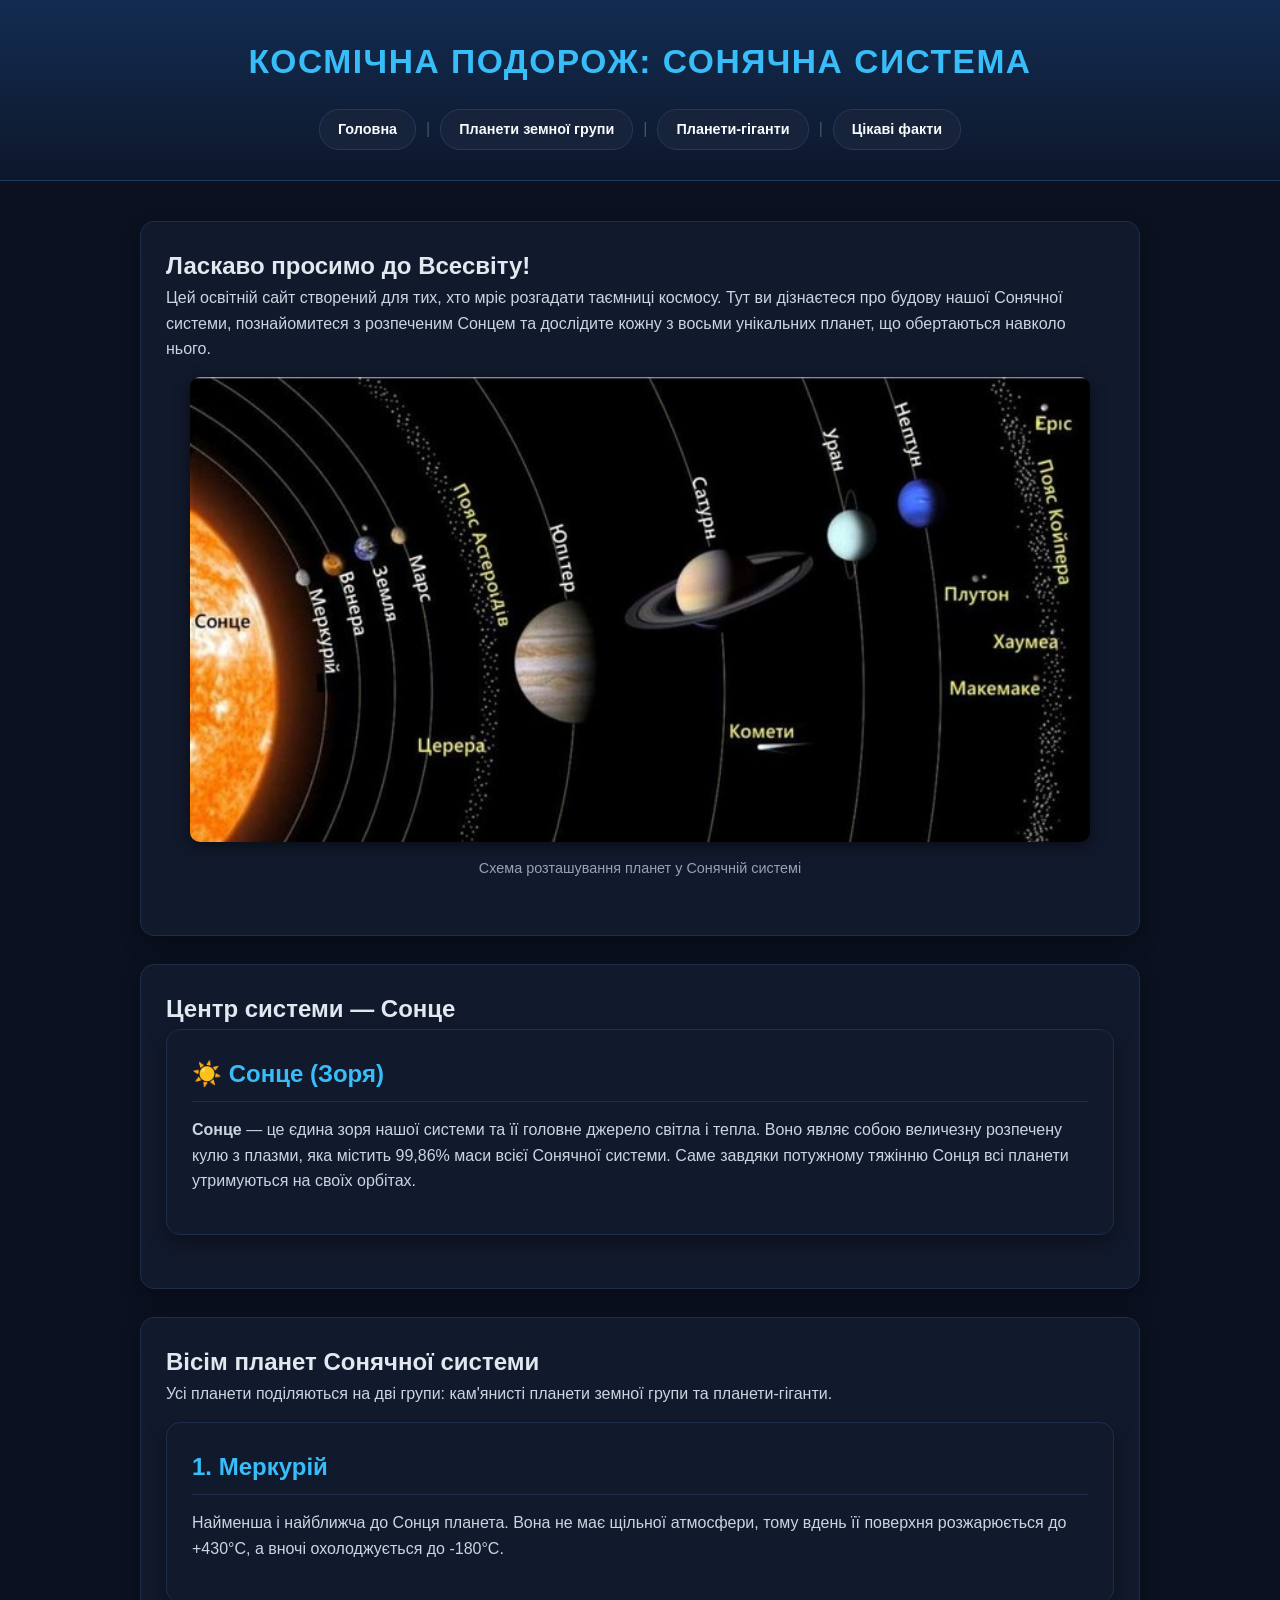
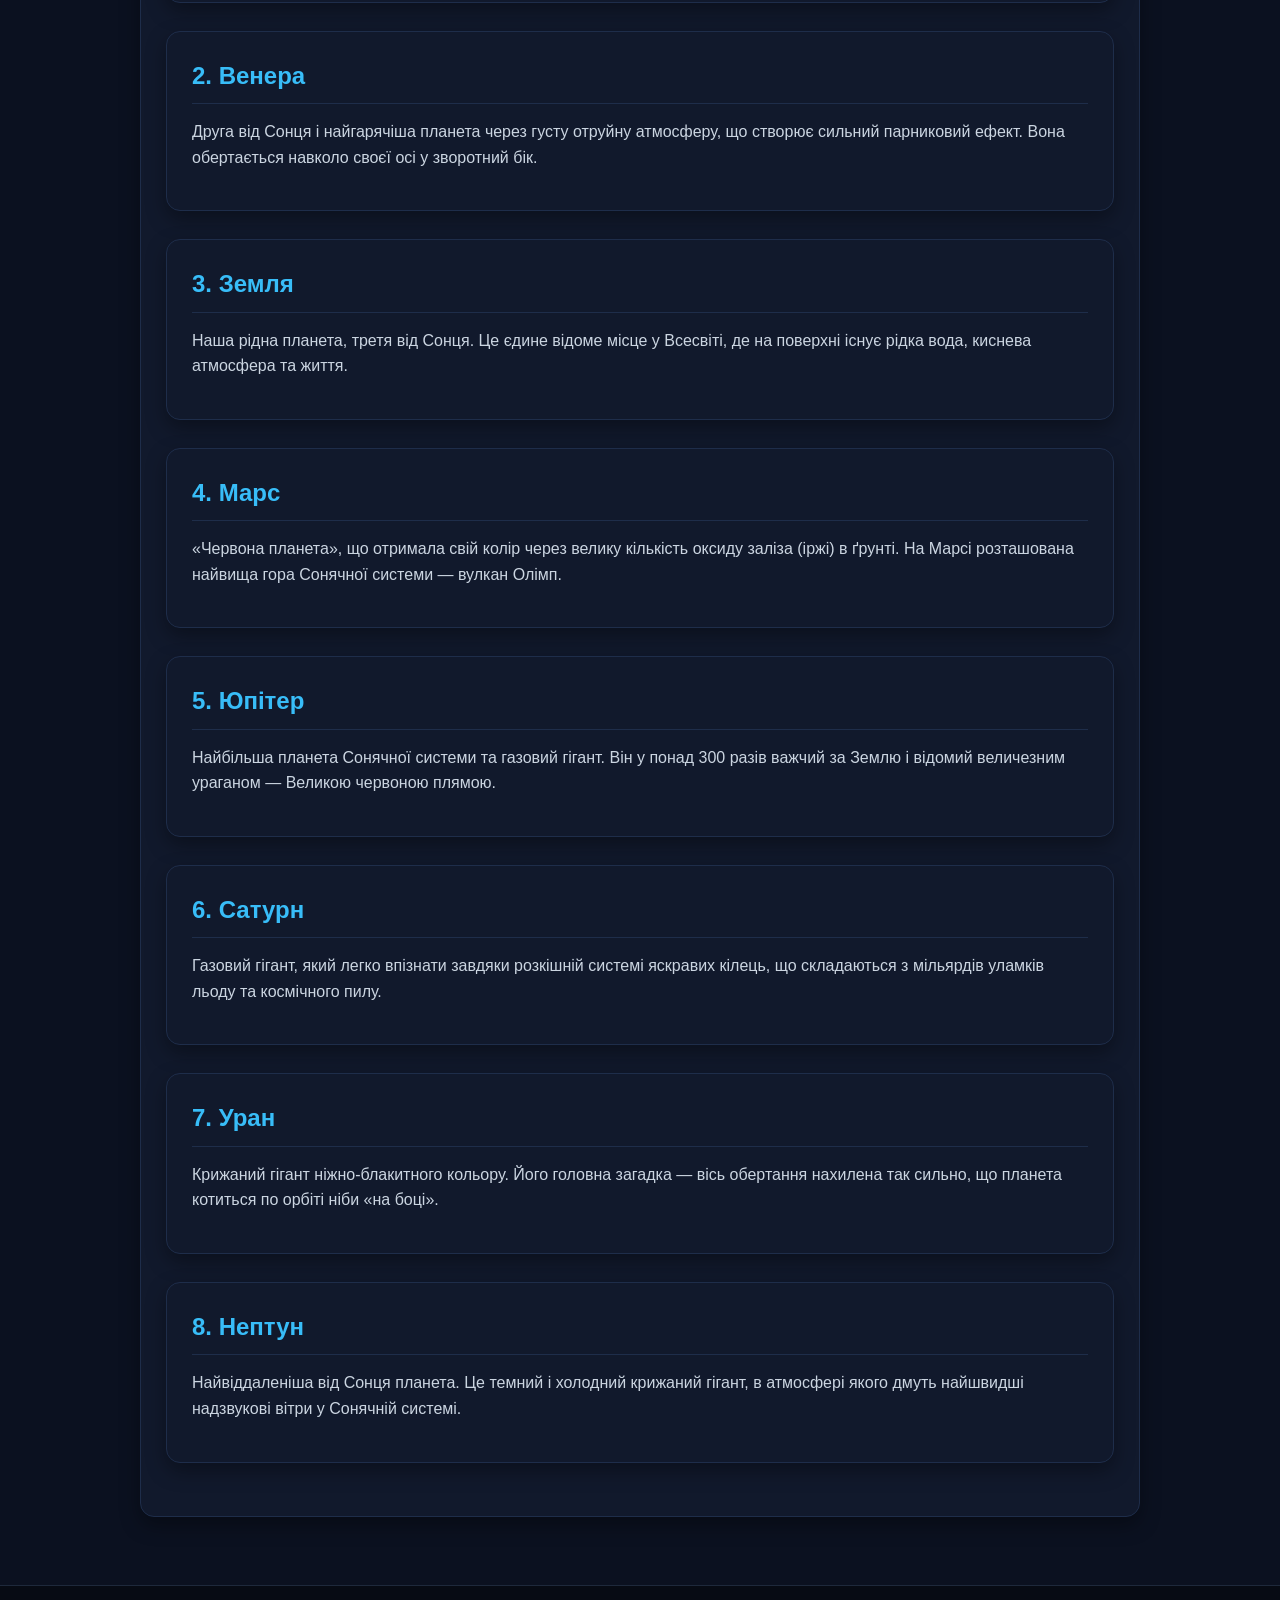
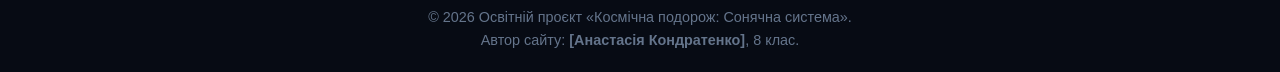
<file: index.html>
<!DOCTYPE html>
<html lang="uk">
<head><link rel="stylesheet" href="css/style.css">
    <meta charset="UTF-8">
    <meta name="viewport" content="width=device-width, initial-scale=1.0">
    <title>Космічна подорож: Сонячна система</title>
</head>
<body>

    <!-- Шапка сайту та горизонтальне навігаційне меню -->
    <header>
        <h1>Космічна подорож: Сонячна система</h1>
        
        <nav>
            <a href="index.html">Головна</a> |
            <a href="terrestrial.html">Планети земної групи</a> |
            <a href="giants.html">Планети-гіганти</a> |
            <a href="facts.html">Цікаві факти</a>
        </nav>
        <hr>
    </header>

    <!-- Основна частина сторінки -->
    <main>
        
        <!-- Короткий вступ та велике зображення -->
        <section>
            <h2>Ласкаво просимо до Всесвіту!</h2>
            <p>
                Цей освітній сайт створений для тих, хто мріє розгадати таємниці космосу. 
                Тут ви дізнаєтеся про будову нашої Сонячної системи, познайомитеся з розпеченим Сонцем 
                та дослідите кожну з восьми унікальних планет, що обертаються навколо нього.
            </p>
            
            <!-- Велике зображення Сонячної системи -->
            <figure>
                <img src="images/solar-system.jpg" alt="Схема будови Сонячної системи" width="900">
                <figcaption>Схема розташування планет у Сонячній системі</figcaption>
            </figure>
        </section>

        <hr>

        <!-- Інформація про Сонце -->
        <section>
            <h2>Центр системи — Сонце</h2>
            <article>
                <h3>☀️ Сонце (Зоря)</h3>
                <p>
                    <strong>Сонце</strong> — це єдина зоря нашої системи та її головне джерело світла і тепла. 
                    Воно являє собою величезну розпечену кулю з плазми, яка містить 99,86% маси всієї Сонячної системи. 
                    Саме завдяки потужному тяжінню Сонця всі планети утримуються на своїх орбітах.
                </p>
            </article>
        </section>

        <hr>

        <!-- Коротка інформація про 8 планет -->
        <section>
            <h2>Вісім планет Сонячної системи</h2>
            <p>Усі планети поділяються на дві групи: кам'янисті планети земної групи та планети-гіганти.</p>

            <article>
                <h3>1. Меркурій</h3>
                <p>Найменша і найближча до Сонця планета. Вона не має щільної атмосфери, тому вдень її поверхня розжарюється до +430°C, а вночі охолоджується до -180°C.</p>
            </article>

            <article>
                <h3>2. Венера</h3>
                <p>Друга від Сонця і найгарячіша планета через густу отруйну атмосферу, що створює сильний парниковий ефект. Вона обертається навколо своєї осі у зворотний бік.</p>
            </article>

            <article>
                <h3>3. Земля</h3>
                <p>Наша рідна планета, третя від Сонця. Це єдине відоме місце у Всесвіті, де на поверхні існує рідка вода, киснева атмосфера та життя.</p>
            </article>

            <article>
                <h3>4. Марс</h3>
                <p>«Червона планета», що отримала свій колір через велику кількість оксиду заліза (іржі) в ґрунті. На Марсі розташована найвища гора Сонячної системи — вулкан Олімп.</p>
            </article>

            <article>
                <h3>5. Юпітер</h3>
                <p>Найбільша планета Сонячної системи та газовий гігант. Він у понад 300 разів важчий за Землю і відомий величезним ураганом — Великою червоною плямою.</p>
            </article>

            <article>
                <h3>6. Сатурн</h3>
                <p>Газовий гігант, який легко впізнати завдяки розкішній системі яскравих кілець, що складаються з мільярдів уламків льоду та космічного пилу.</p>
            </article>

            <article>
                <h3>7. Уран</h3>
                <p>Крижаний гігант ніжно-блакитного кольору. Його головна загадка — вісь обертання нахилена так сильно, що планета котиться по орбіті ніби «на боці».</p>
            </article>

            <article>
                <h3>8. Нептун</h3>
                <p>Найвіддаленіша від Сонця планета. Це темний і холодний крижаний гігант, в атмосфері якого дмуть найшвидші надзвукові вітри у Сонячній системі.</p>
            </article>
        </section>

    </main>

    <hr>

    <!-- Підвал сайту -->
    <footer>
        <p>&copy; 2026 Освітній проєкт «Космічна подорож: Сонячна система».</p>
        <p>Автор сайту: <strong>[Анастасія Кондратенко]</strong>, 8 клас.</p>
    </footer>

</body>
</html>
</file>
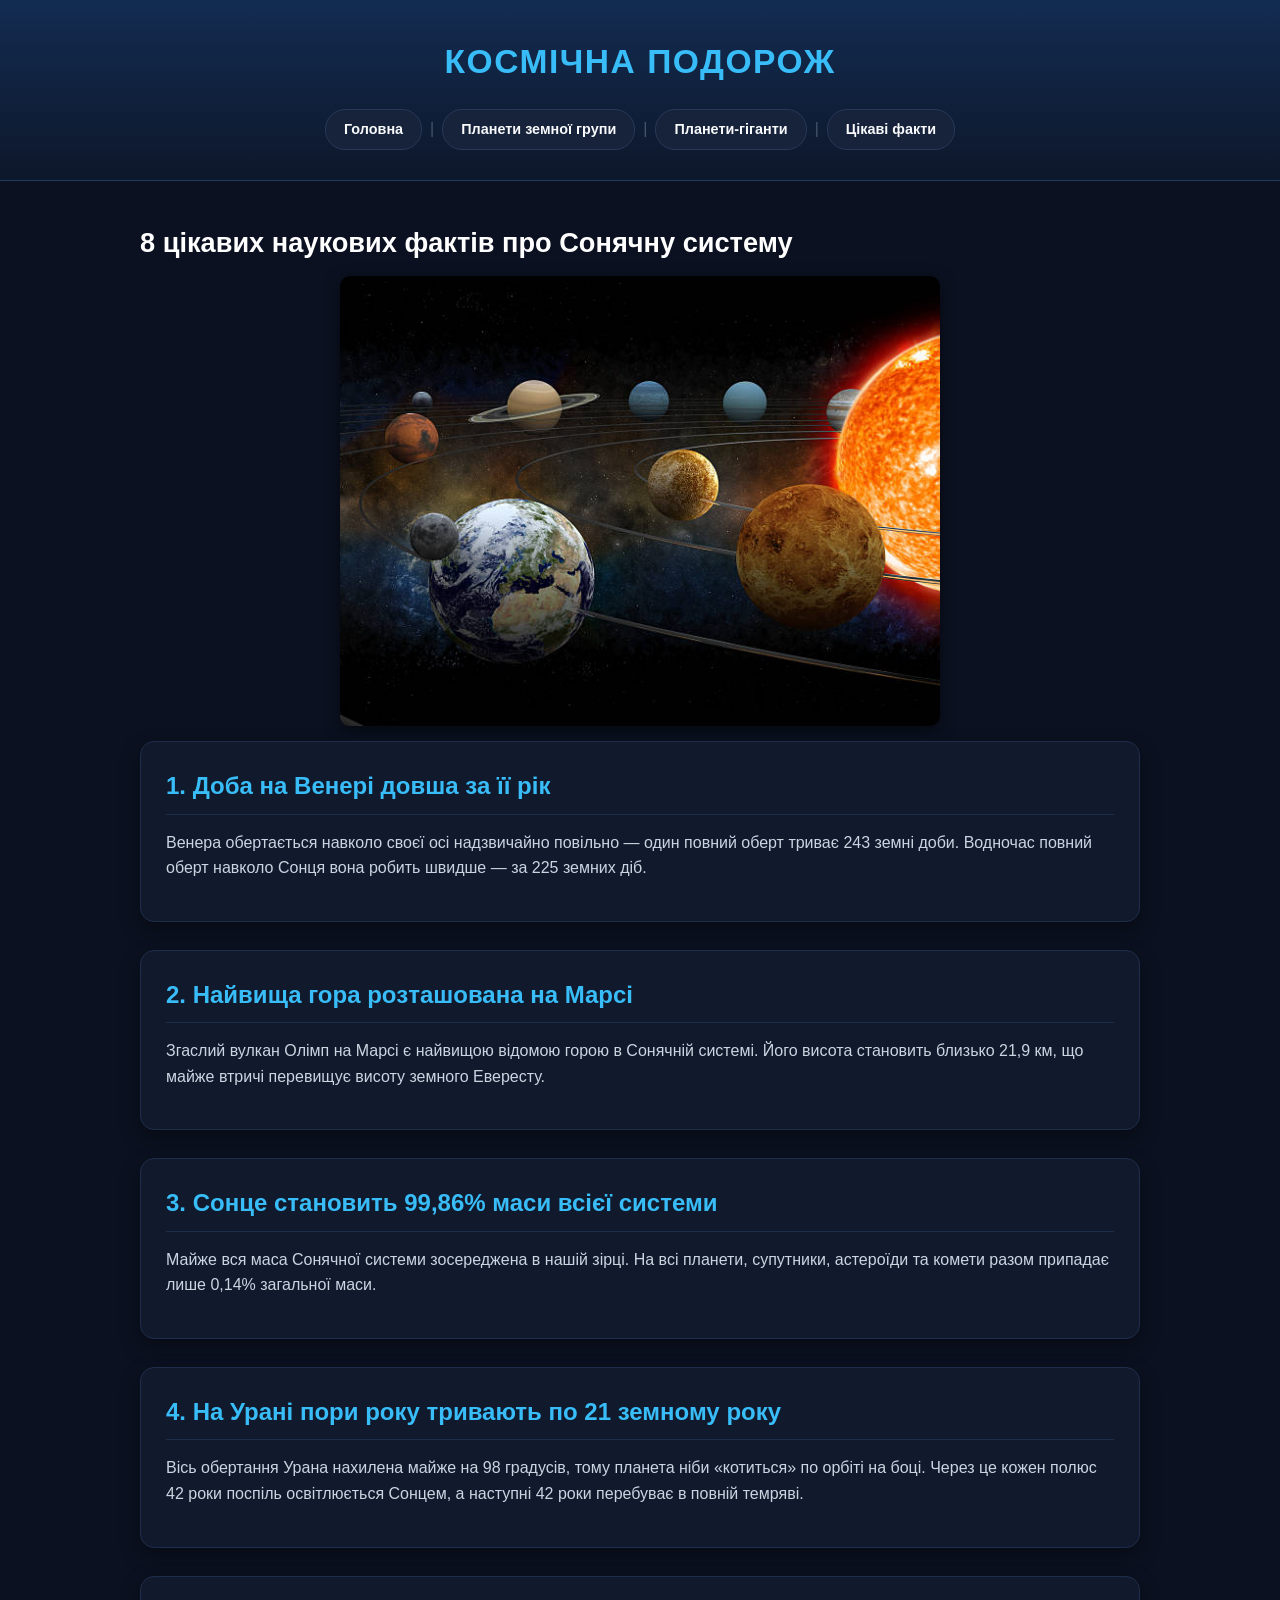
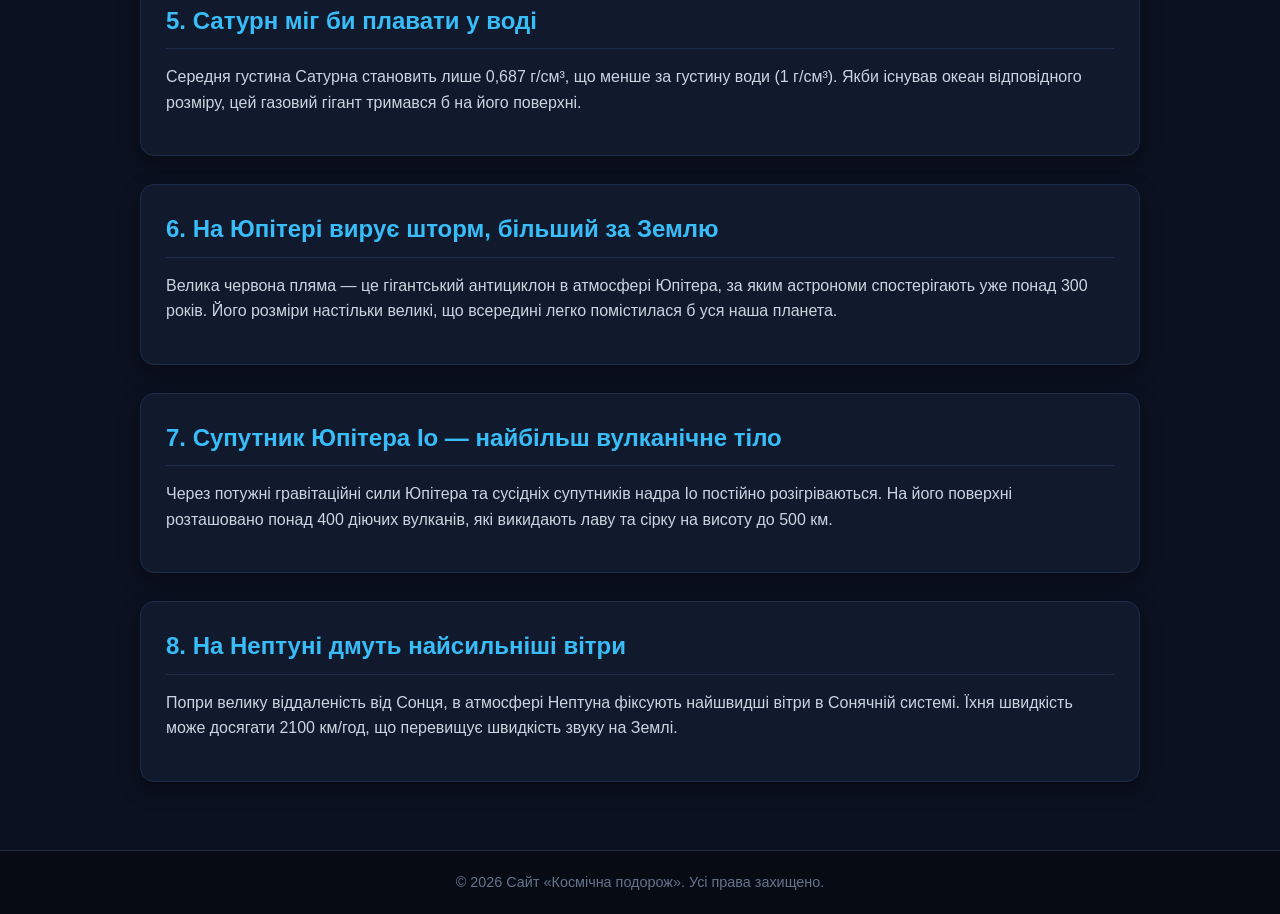
<file: facts.html>
<!DOCTYPE html>
<html lang="uk">
<head><link rel="stylesheet" href="css/style.css">
    <meta charset="UTF-8">
    <title>Цікаві факти — Космічна подорож</title>
</head>
<body>

    <header>
        <h1>Космічна подорож</h1>
        <nav>
            <ul>
                <li><a href="index.html">Головна</a></li>
                <li><a href="terrestrial.html">Планети земної групи</a></li>
                <li><a href="giants.html">Планети-гіганти</a></li>
                <li><a href="facts.html">Цікаві факти</a></li>
            </ul>
        </nav>
        <hr>
    </header>

    <main>
        <h2>8 цікавих наукових фактів про Сонячну систему</h2>

        <img src="images/space.jpg" alt="Зображення космосу та планет Сонячної системи" width="600">

        <article>
            <h3>1. Доба на Венері довша за її рік</h3>
            <p>Венера обертається навколо своєї осі надзвичайно повільно — один повний оберт триває 243 земні доби. Водночас повний оберт навколо Сонця вона робить швидше — за 225 земних діб.</p>
        </article>

        <article>
            <h3>2. Найвища гора розташована на Марсі</h3>
            <p>Згаслий вулкан Олімп на Марсі є найвищою відомою горою в Сонячній системі. Його висота становить близько 21,9 км, що майже втричі перевищує висоту земного Евересту.</p>
        </article>

        <article>
            <h3>3. Сонце становить 99,86% маси всієї системи</h3>
            <p>Майже вся маса Сонячної системи зосереджена в нашій зірці. На всі планети, супутники, астероїди та комети разом припадає лише 0,14% загальної маси.</p>
        </article>

        <article>
            <h3>4. На Урані пори року тривають по 21 земному року</h3>
            <p>Вісь обертання Урана нахилена майже на 98 градусів, тому планета ніби «котиться» по орбіті на боці. Через це кожен полюс 42 роки поспіль освітлюється Сонцем, а наступні 42 роки перебуває в повній темряві.</p>
        </article>

        <article>
            <h3>5. Сатурн міг би плавати у воді</h3>
            <p>Середня густина Сатурна становить лише 0,687 г/см³, що менше за густину води (1 г/см³). Якби існував океан відповідного розміру, цей газовий гігант тримався б на його поверхні.</p>
        </article>

        <article>
            <h3>6. На Юпітері вирує шторм, більший за Землю</h3>
            <p>Велика червона пляма — це гігантський антициклон в атмосфері Юпітера, за яким астрономи спостерігають уже понад 300 років. Його розміри настільки великі, що всередині легко помістилася б уся наша планета.</p>
        </article>

        <article>
            <h3>7. Супутник Юпітера Іо — найбільш вулканічне тіло</h3>
            <p>Через потужні гравітаційні сили Юпітера та сусідніх супутників надра Іо постійно розігріваються. На його поверхні розташовано понад 400 діючих вулканів, які викидають лаву та сірку на висоту до 500 км.</p>
        </article>

        <article>
            <h3>8. На Нептуні дмуть найсильніші вітри</h3>
            <p>Попри велику віддаленість від Сонця, в атмосфері Нептуна фіксують найшвидші вітри в Сонячній системі. Їхня швидкість може досягати 2100 км/год, що перевищує швидкість звуку на Землі.</p>
        </article>
    </main>

    <footer>
        <hr>
        <p>&copy; 2026 Сайт «Космічна подорож». Усі права захищено.</p>
    </footer>

</body>
</html>
</file>
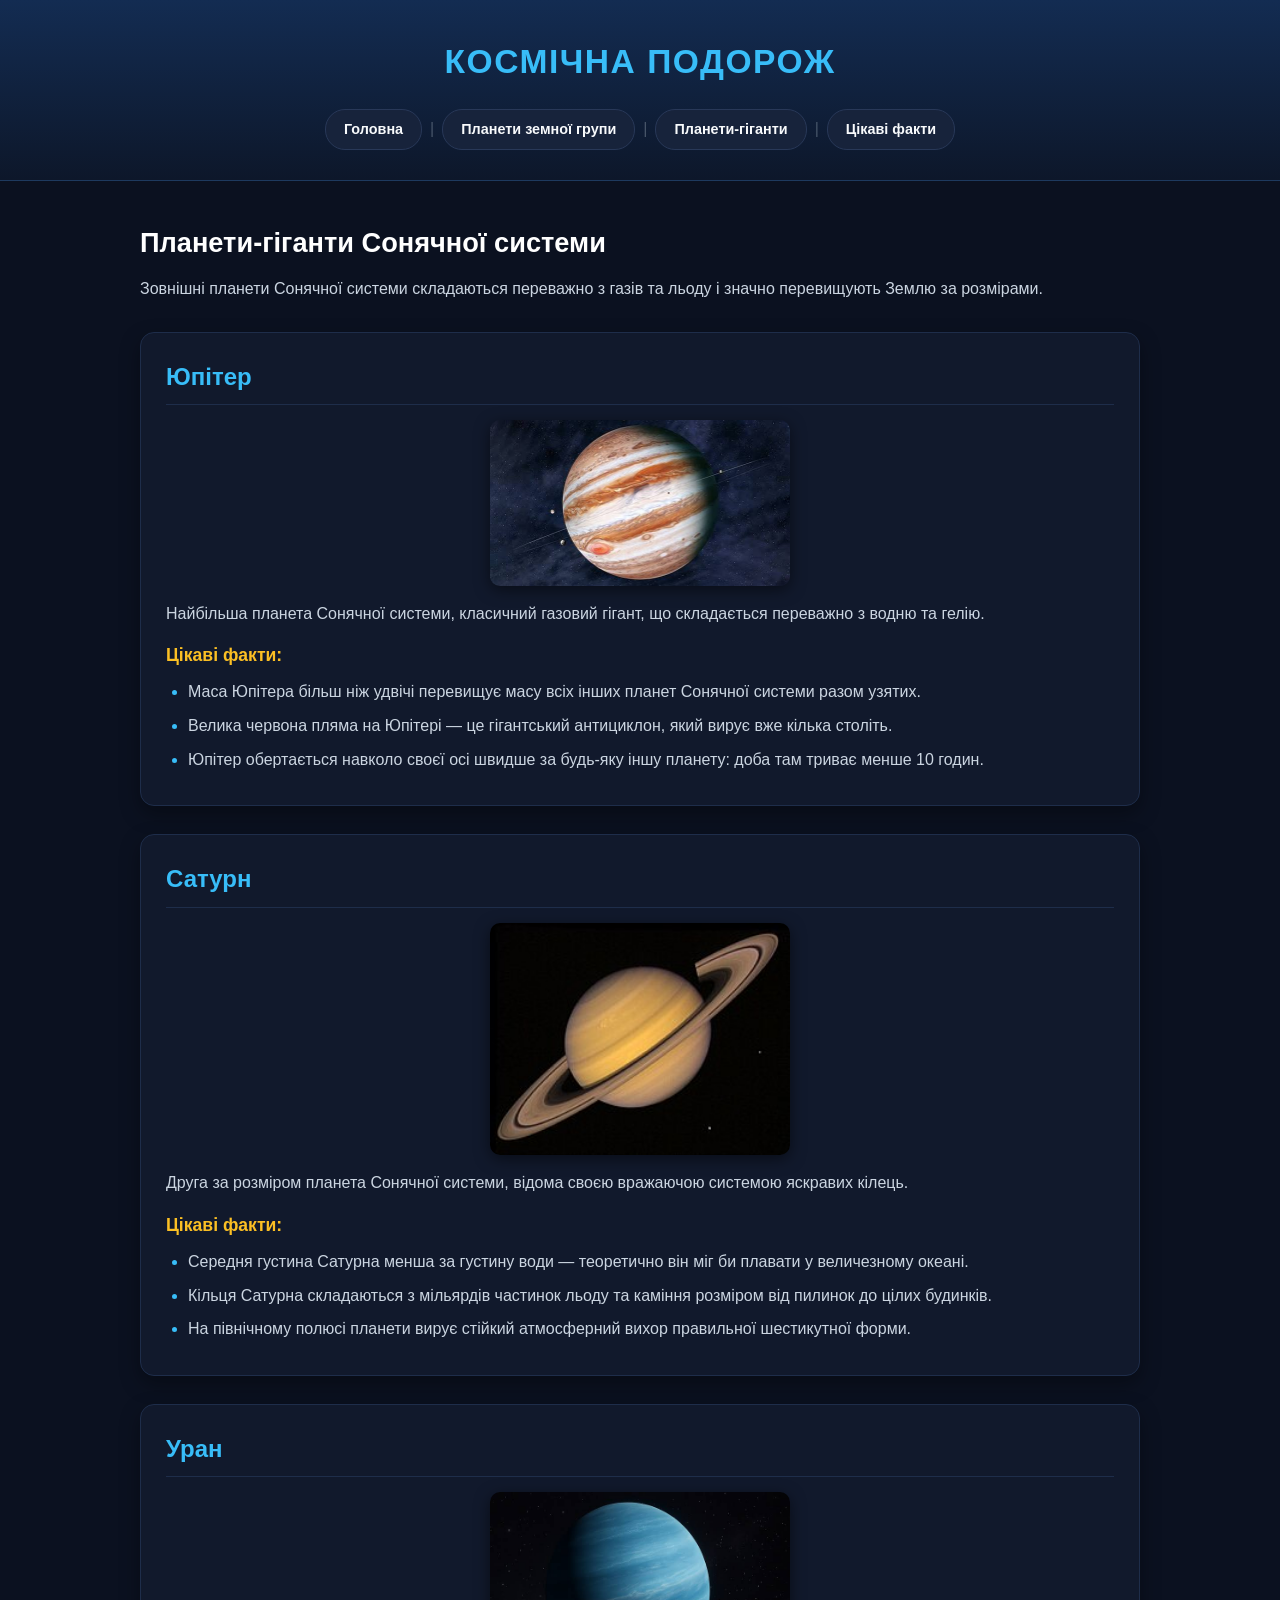
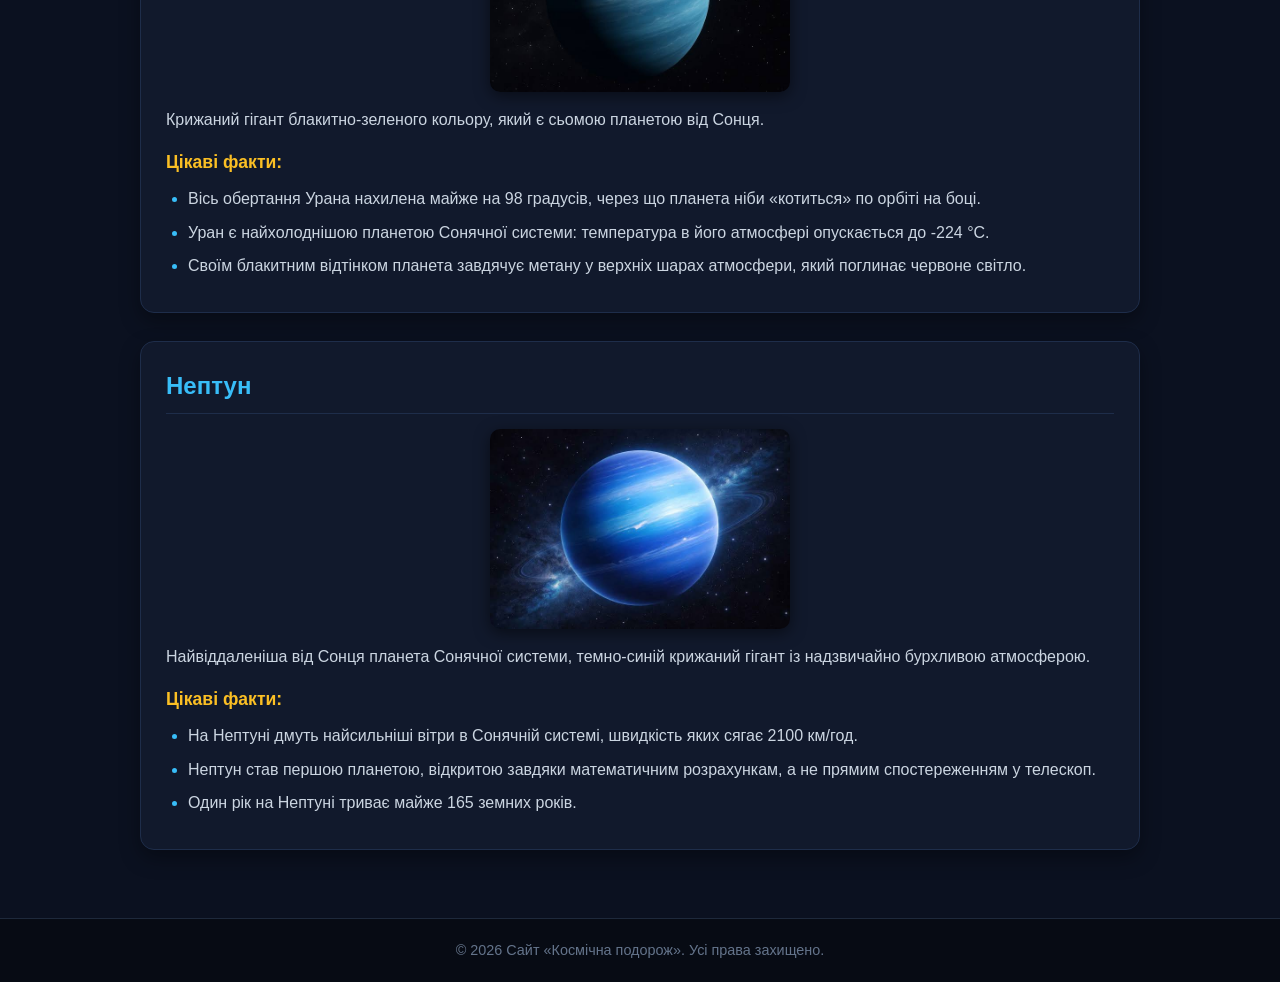
<file: giants.html>
<!DOCTYPE html>
<html lang="uk">
<head><link rel="stylesheet" href="css/style.css">
    <meta charset="UTF-8">
    <meta name="viewport" content="width=device-width, initial-scale=1.0">
    <title>Планети-гіганти — Космічна подорож</title>
</head>
<body>

    <header>
        <h1>Космічна подорож</h1>
        <nav>
            <ul>
                <li><a href="index.html">Головна</a></li>
                <li><a href="terrestrial.html">Планети земної групи</a></li>
                <li><a href="giants.html">Планети-гіганти</a></li>
                <li><a href="facts.html">Цікаві факти</a></li>
            </ul>
        </nav>
    </header>

    <main>
        <h2>Планети-гіганти Сонячної системи</h2>
        <p>Зовнішні планети Сонячної системи складаються переважно з газів та льоду і значно перевищують Землю за розмірами.</p>

        <!-- Картка Юпітера -->
        <article>
            <h3>Юпітер</h3>
            <img src="images/jupiter.jpg" alt="Планета Юпітер" width="300">
            <p>Найбільша планета Сонячної системи, класичний газовий гігант, що складається переважно з водню та гелію.</p>
            <h4>Цікаві факти:</h4>
            <ul>
                <li>Маса Юпітера більш ніж удвічі перевищує масу всіх інших планет Сонячної системи разом узятих.</li>
                <li>Велика червона пляма на Юпітері — це гігантський антициклон, який вирує вже кілька століть.</li>
                <li>Юпітер обертається навколо своєї осі швидше за будь-яку іншу планету: доба там триває менше 10 годин.</li>
            </ul>
        </article>

        <hr>

        <!-- Картка Сатурна -->
        <article>
            <h3>Сатурн</h3>
            <img src="images/saturn.jpg" alt="Планета Сатурн з кільцями" width="300">
            <p>Друга за розміром планета Сонячної системи, відома своєю вражаючою системою яскравих кілець.</p>
            <h4>Цікаві факти:</h4>
            <ul>
                <li>Середня густина Сатурна менша за густину води — теоретично він міг би плавати у величезному океані.</li>
                <li>Кільця Сатурна складаються з мільярдів частинок льоду та каміння розміром від пилинок до цілих будинків.</li>
                <li>На північному полюсі планети вирує стійкий атмосферний вихор правильної шестикутної форми.</li>
            </ul>
        </article>

        <hr>

        <!-- Картка Урана -->
        <article>
            <h3>Уран</h3>
            <img src="images/uranus.jpg" alt="Планета Уран" width="300">
            <p>Крижаний гігант блакитно-зеленого кольору, який є сьомою планетою від Сонця.</p>
            <h4>Цікаві факти:</h4>
            <ul>
                <li>Вісь обертання Урана нахилена майже на 98 градусів, через що планета ніби «котиться» по орбіті на боці.</li>
                <li>Уран є найхолоднішою планетою Сонячної системи: температура в його атмосфері опускається до -224 °C.</li>
                <li>Своїм блакитним відтінком планета завдячує метану у верхніх шарах атмосфери, який поглинає червоне світло.</li>
            </ul>
        </article>

        <hr>

        <!-- Картка Нептуна -->
        <article>
            <h3>Нептун</h3>
            <img src="images/neptune.jpg" alt="Планета Нептун" width="300">
            <p>Найвіддаленіша від Сонця планета Сонячної системи, темно-синій крижаний гігант із надзвичайно бурхливою атмосферою.</p>
            <h4>Цікаві факти:</h4>
            <ul>
                <li>На Нептуні дмуть найсильніші вітри в Сонячній системі, швидкість яких сягає 2100 км/год.</li>
                <li>Нептун став першою планетою, відкритою завдяки математичним розрахункам, а не прямим спостереженням у телескоп.</li>
                <li>Один рік на Нептуні триває майже 165 земних років.</li>
            </ul>
        </article>
    </main>

    <footer>
        <p>&copy; 2026 Сайт «Космічна подорож». Усі права захищено.</p>
    </footer>

</body>
</html>
</file>
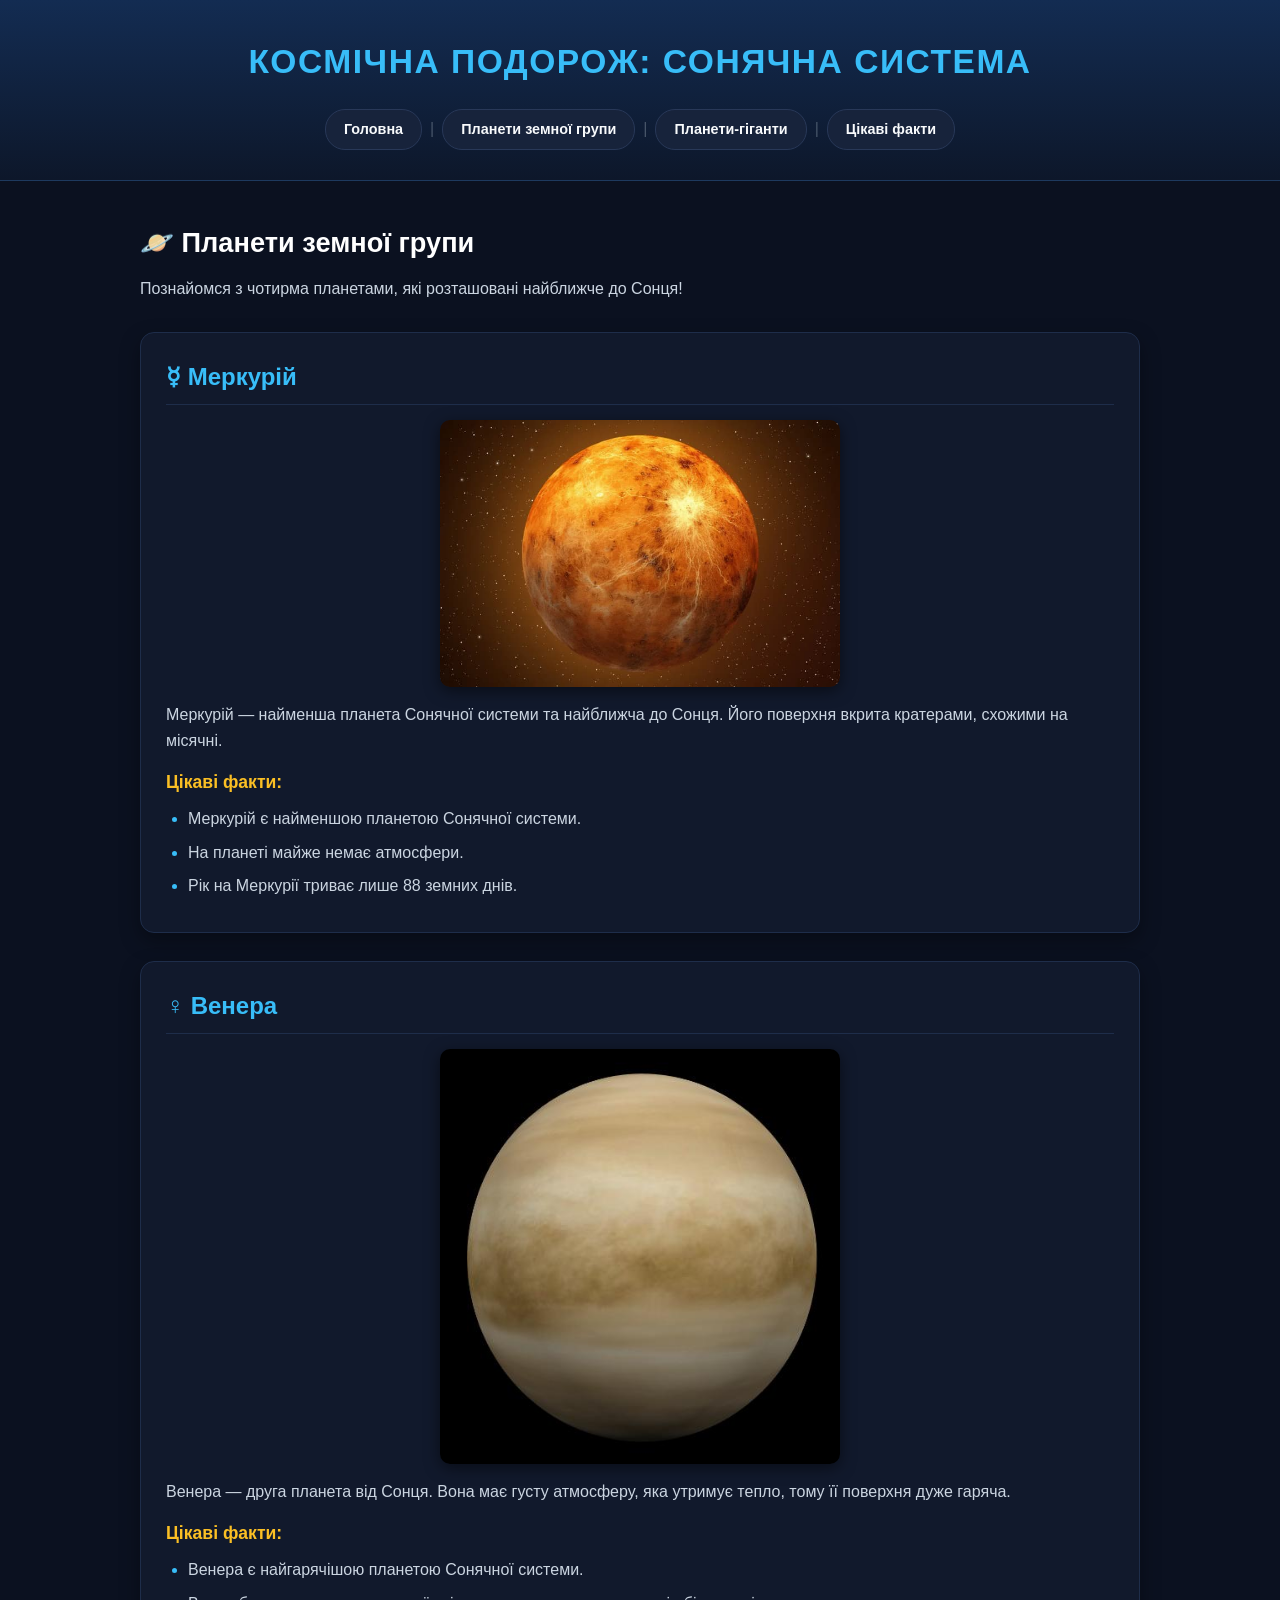
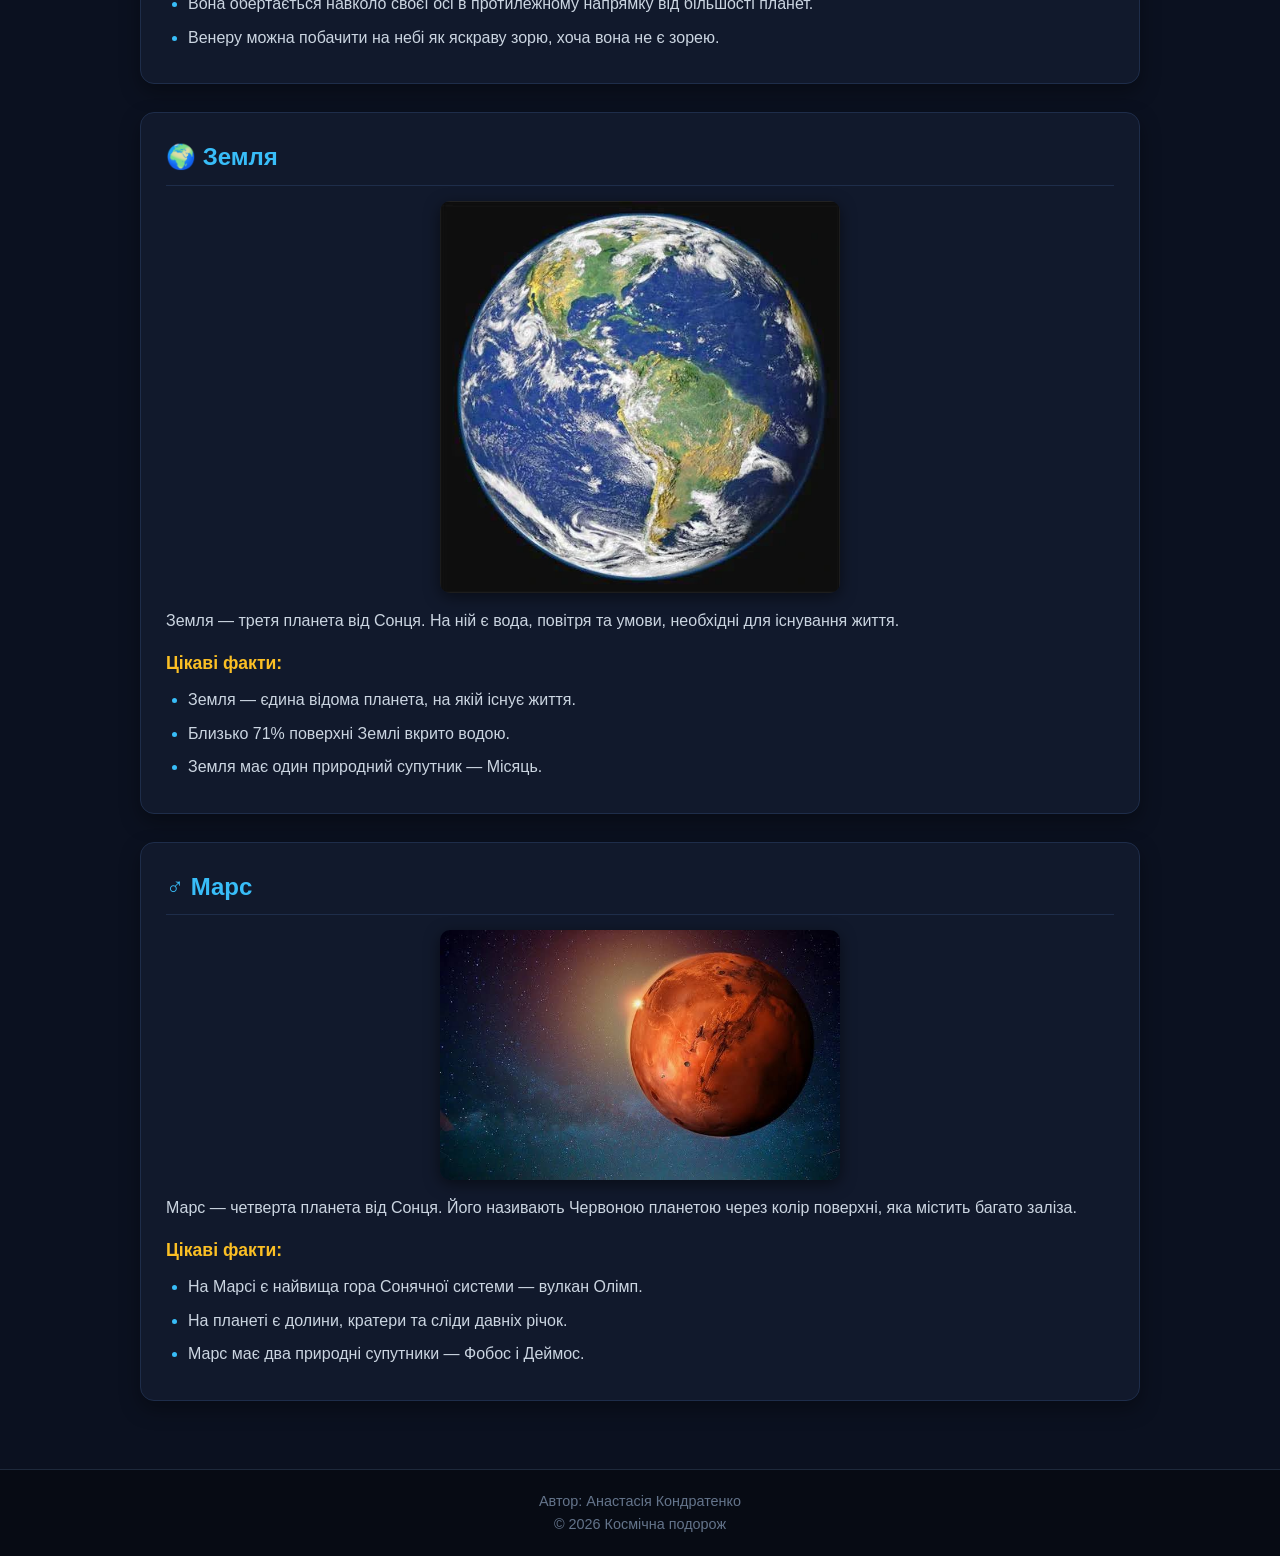
<file: terrestrial.html>
<!DOCTYPE html>
<html lang="uk">
<head><link rel="stylesheet" href="css/style.css">
    <meta charset="UTF-8">
    <meta name="viewport" content="width=device-width, initial-scale=1.0">
    <title>Планети земної групи — Космічна подорож</title>
    <link rel="stylesheet" href="css/style.css">
</head>
<body>

    <header>
        <h1>КОСМІЧНА ПОДОРОЖ: СОНЯЧНА СИСТЕМА</h1>
        <nav>
            <ul>
                <li><a href="index.html">Головна</a></li>
                <li><a href="terrestrial.html">Планети земної групи</a></li>
                <li><a href="giants.html">Планети-гіганти</a></li>
                <li><a href="facts.html">Цікаві факти</a></li>
            </ul>
        </nav>
    </header>

    <main>
        <h2>🪐 Планети земної групи</h2>
        <p>Познайомся з чотирма планетами, які розташовані найближче до Сонця!</p>

        <article>
            <h3>☿ Меркурій</h3>
            <img src="images/mercury.jpg" alt="Планета Меркурій" width="400">
            <p>
                Меркурій — найменша планета Сонячної системи та найближча до Сонця.
                Його поверхня вкрита кратерами, схожими на місячні.
            </p>
            <h4>Цікаві факти:</h4>
            <ul>
                <li>Меркурій є найменшою планетою Сонячної системи.</li>
                <li>На планеті майже немає атмосфери.</li>
                <li>Рік на Меркурії триває лише 88 земних днів.</li>
            </ul>
        </article>

        <article>
            <h3>♀ Венера</h3>
            <img src="images/venus.jpg" alt="Планета Венера" width="400">
            <p>
                Венера — друга планета від Сонця. Вона має густу атмосферу,
                яка утримує тепло, тому її поверхня дуже гаряча.
            </p>
            <h4>Цікаві факти:</h4>
            <ul>
                <li>Венера є найгарячішою планетою Сонячної системи.</li>
                <li>Вона обертається навколо своєї осі в протилежному напрямку від більшості планет.</li>
                <li>Венеру можна побачити на небі як яскраву зорю, хоча вона не є зорею.</li>
            </ul>
        </article>

        <article>
            <h3>🌍 Земля</h3>
            <img src="images/earth.jpg" alt="Планета Земля" width="400">
            <p>
                Земля — третя планета від Сонця. На ній є вода, повітря
                та умови, необхідні для існування життя.
            </p>
            <h4>Цікаві факти:</h4>
            <ul>
                <li>Земля — єдина відома планета, на якій існує життя.</li>
                <li>Близько 71% поверхні Землі вкрито водою.</li>
                <li>Земля має один природний супутник — Місяць.</li>
            </ul>
        </article>

        <article>
            <h3>♂ Марс</h3>
            <img src="images/mars.jpg" alt="Планета Марс" width="400">
            <p>
                Марс — четверта планета від Сонця. Його називають Червоною планетою
                через колір поверхні, яка містить багато заліза.
            </p>
            <h4>Цікаві факти:</h4>
            <ul>
                <li>На Марсі є найвища гора Сонячної системи — вулкан Олімп.</li>
                <li>На планеті є долини, кратери та сліди давніх річок.</li>
                <li>Марс має два природні супутники — Фобос і Деймос.</li>
            </ul>
        </article>
    </main>

    <footer>
        <p>Автор: Анастасія Кондратенко</p>
        <p>© 2026 Космічна подорож</p>
    </footer>

</body>
</html>
</file>
<file: css/style.css>
* {
    box-sizing: border-box;
    margin: 0;
    padding: 0;
}

body {
    font-family: 'Segoe UI', Roboto, Helvetica, Arial, sans-serif;
    background-color: #0b1120; /* Глибокий темно-синій фон */
    color: #e2e8f0;
    line-height: 1.6;
    min-height: 100vh;
    display: flex;
    flex-direction: column;
}

/* Шапка сайту точно як на зразку */
header {
    background: linear-gradient(180deg, #132c52 0%, #0d172a 100%);
    border-bottom: 1px solid #1e3a5f;
    padding: 35px 5% 30px 5%;
    text-align: center;
}

header h1 {
    font-size: 2.1rem;
    color: #38bdf8;
    text-transform: uppercase;
    letter-spacing: 1.5px;
    margin-bottom: 20px;
    font-weight: 700;
}

/* Меню навігації (кнопки з розділювачами) */
nav {
    display: flex;
    justify-content: center;
    align-items: center;
    flex-wrap: wrap;
    gap: 10px;
    color: #475569; /* Колір вертикальних рисок | */
}

nav ul {
    list-style: none;
    display: flex;
    justify-content: center;
    align-items: center;
    flex-wrap: wrap;
    gap: 8px;
}

/* Додаємо вертикальну риску між пунктами списку <li>, як на зразку */
nav ul li:not(:last-child)::after {
    content: "|";
    color: #475569;
    margin-left: 8px;
}

nav a {
    display: inline-block;
    text-decoration: none;
    color: #f8fafc;
    background-color: #17233b;
    padding: 8px 18px;
    border-radius: 20px;
    font-weight: 600;
    font-size: 0.9rem;
    border: 1px solid #283858;
    transition: all 0.25s ease;
}

nav a:hover {
    background-color: #38bdf8;
    color: #0b1120;
    border-color: #38bdf8;
}

/* Основний контент */
main {
    max-width: 1000px;
    width: 90%;
    margin: 40px auto;
    flex: 1;
}

/* Заголовки та текст вирівняні по лівому краю, як на зразку */
main > h2 {
    font-size: 1.7rem;
    color: #ffffff;
    text-align: left;
    margin-bottom: 12px;
}

main > p {
    text-align: left;
    color: #cbd5e1;
    font-size: 1rem;
    margin-bottom: 30px;
}

hr {
    display: none;
}

/* Картки планет та секції */
article, section, .card {
    background-color: #11192c;
    border: 1px solid #1e2d4a;
    border-radius: 14px;
    padding: 25px;
    margin-bottom: 28px;
    box-shadow: 0 8px 20px rgba(0, 0, 0, 0.35);
    transition: border-color 0.3s ease;
}

article:hover, section:hover, .card:hover {
    border-color: #38bdf8;
}

article h3, section h3, .card h3 {
    font-size: 1.5rem;
    color: #38bdf8;
    margin-bottom: 15px;
    border-bottom: 1px solid #1e2d4a;
    padding-bottom: 8px;
}

/* Картинки по центру */
main img, article img, figure img {
    max-width: 100%;
    height: auto;
    border-radius: 10px;
    margin: 0 auto 15px auto;
    display: block;
    box-shadow: 0 4px 15px rgba(0, 0, 0, 0.5);
}

figure {
    text-align: center;
    margin-bottom: 30px;
}

figcaption {
    color: #94a3b8;
    font-size: 0.9rem;
    margin-top: 8px;
}

article p, section p {
    margin-bottom: 15px;
    font-size: 1rem;
    color: #cbd5e1;
}

article h4, section h4 {
    color: #fbbf24;
    font-size: 1.1rem;
    margin-bottom: 10px;
}

article ul, section ul {
    padding-left: 22px;
}

article li, section li {
    margin-bottom: 8px;
    color: #cbd5e1;
}

article li::marker, section li::marker {
    color: #38bdf8;
}

/* Підвал сайту */
footer {
    background-color: #070b14;
    text-align: center;
    padding: 20px;
    border-top: 1px solid #1e293b;
    color: #64748b;
    font-size: 0.9rem;
    margin-top: auto;
}

/* Адаптація для смартфонів */
@media (max-width: 768px) {
    header h1 {
        font-size: 1.5rem;
    }

    nav, nav ul {
        flex-direction: column;
        width: 100%;
    }

    nav ul li::after {
        display: none; /* Прибираємо риски на мобільних екранах */
    }

    nav a {
        display: block;
        width: 100%;
        text-align: center;
    }

    main {
        width: 94%;
        margin: 25px auto;
    }
}
</file>
